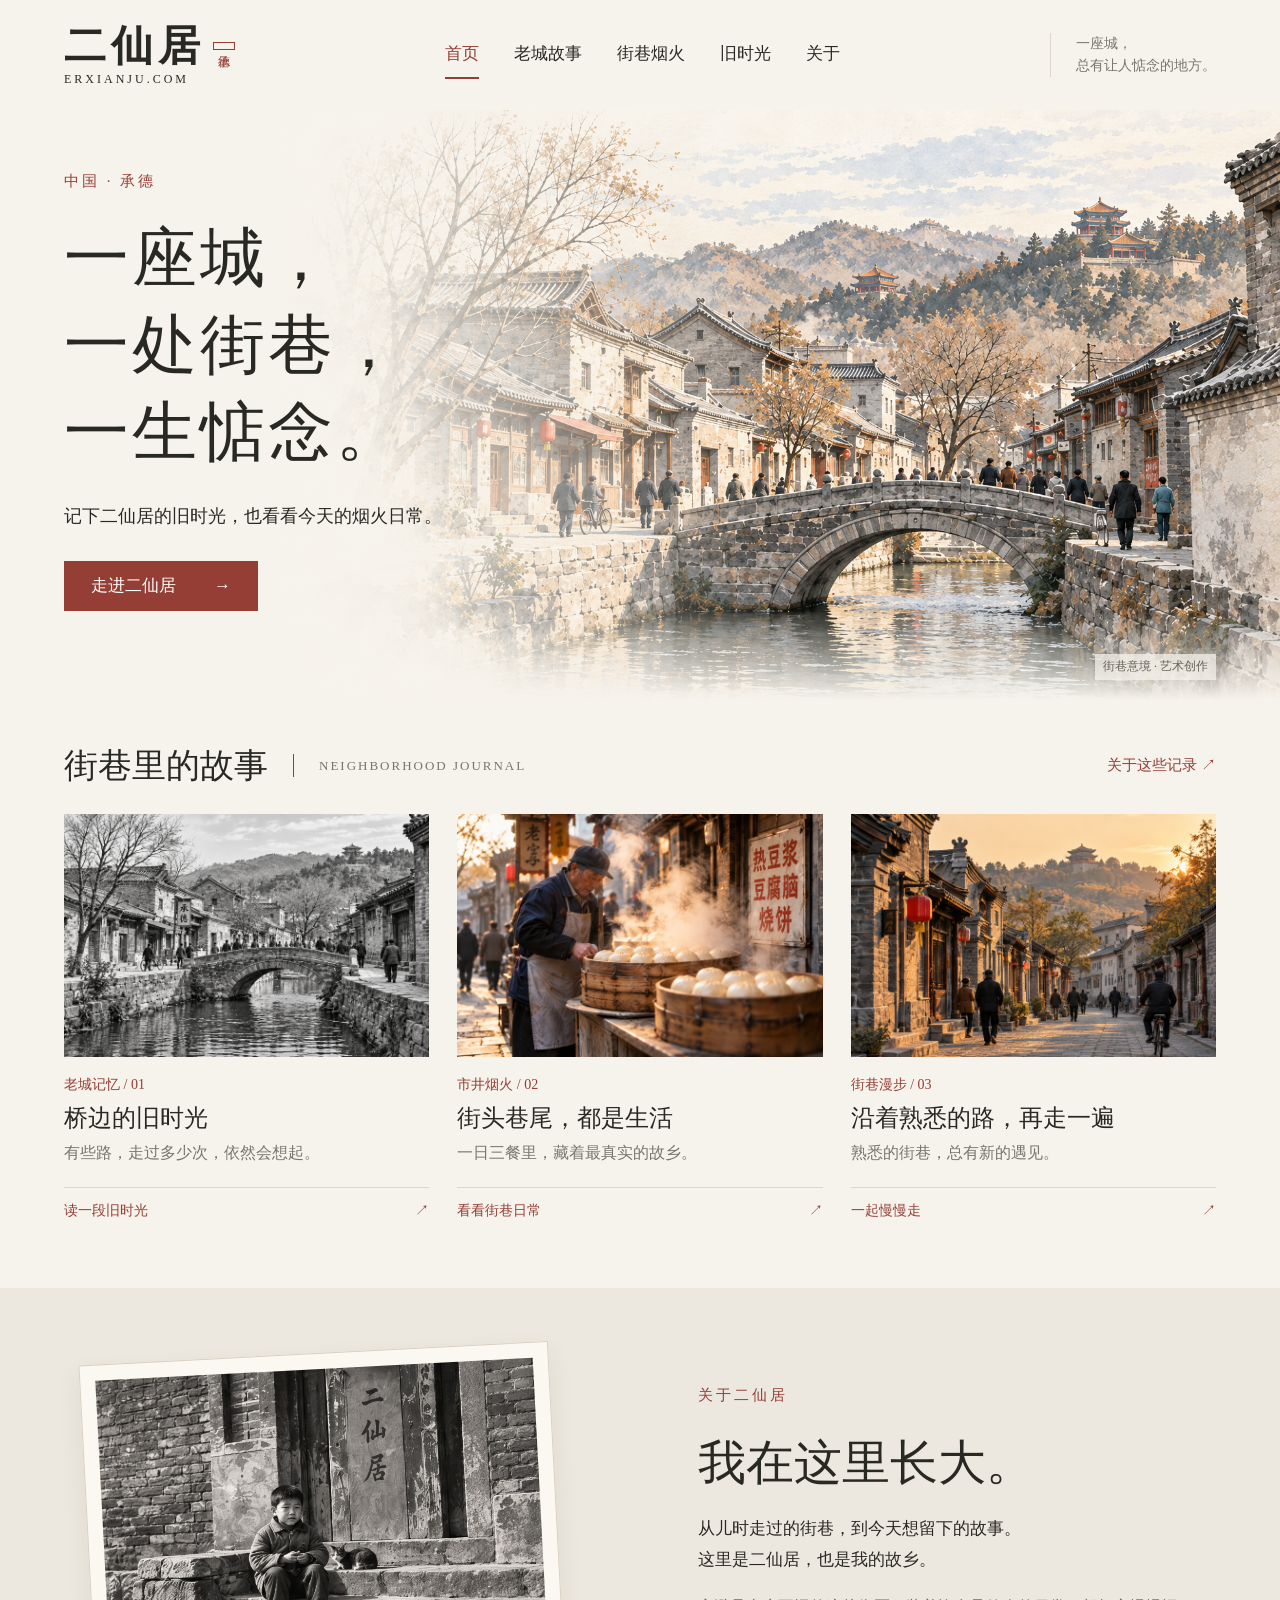
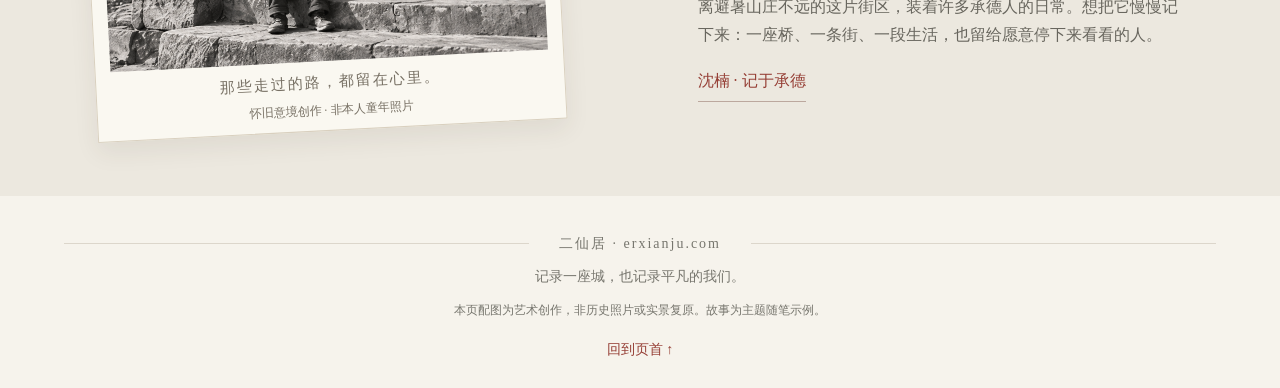
<file: index.html>
<!doctype html>
<html lang="zh-CN">
<head><meta charset="UTF-8"><meta name="viewport" content="width=device-width,initial-scale=1"><meta name="description" content="二仙居：记录承德老城的街巷、烟火与故乡记忆。"><meta name="theme-color" content="#f6f3ec"><title>二仙居 · 街巷里的故乡</title><link rel="icon" href="assets/favicon.svg" type="image/svg+xml"><link rel="stylesheet" href="style.css"></head>
<body>
<a class="skip" href="#stories">跳到故事</a>
<header class="header wrap"><a class="brand" href="index.html" aria-label="二仙居首页"><strong>二仙居<span class="seal">承德</span></strong><small>ERXIANJU.COM</small></a><nav aria-label="主导航"><a class="active" href="#home">首页</a><a href="#stories">老城故事</a><a href="#life">街巷烟火</a><a href="#memory">旧时光</a><a href="#about">关于</a></nav><p class="header-note">一座城，<br>总有让人惦念的地方。</p></header>
<main>
<section id="home" class="hero"><div class="hero-art" role="img" aria-label="承德老城桥与街巷的意境插画"></div><div class="wrap hero-inner"><div class="hero-copy"><p class="eyebrow">中国 · 承德</p><h1>一座城，<br>一处街巷，<br>一生惦念。</h1><p class="intro">记下二仙居的旧时光，<br class="mobile-break">也看看今天的烟火日常。</p><a class="button" href="#stories">走进二仙居 <span aria-hidden="true">→</span></a></div></div><span class="hero-caption">街巷意境 · 艺术创作</span></section>
<section id="stories" class="stories wrap"><div class="section-heading"><h2>街巷里的故事</h2><span>NEIGHBORHOOD JOURNAL</span><a href="#about">关于这些记录 ↗</a></div><div class="story-grid">
<article class="story" id="memory"><a href="story-memory.html"><div class="story-image memory-image"><img src="assets/old-street.png" alt="以老城石桥为主题的黑白意境插画" loading="lazy"></div><p class="category">老城记忆 / 01</p><h3>桥边的旧时光</h3><p>有些路，走过多少次，依然会想起。</p><span class="read-link">读一段旧时光 <span>↗</span></span></a></article>
<article class="story" id="life"><a href="story-life.html"><div class="story-image detail-image"><img src="assets/breakfast.png" alt="老街早餐摊与热气腾腾的包子的艺术场景" loading="lazy"></div><p class="category">市井烟火 / 02</p><h3>街头巷尾，都是生活</h3><p>一日三餐里，藏着最真实的故乡。</p><span class="read-link">看看街巷日常 <span>↗</span></span></a></article>
<article class="story"><a href="story-walk.html"><div class="story-image evening-image"><img src="assets/evening.png" alt="暖色调的北方老城街巷意境" loading="lazy"></div><p class="category">街巷漫步 / 03</p><h3>沿着熟悉的路，再走一遍</h3><p>熟悉的街巷，总有新的遇见。</p><span class="read-link">一起慢慢走 <span>↗</span></span></a></article>
</div></section>
<section id="about" class="about"><div class="wrap about-grid"><div class="memory-print"><img src="assets/childhood.png" alt="男孩坐在老屋门前石阶上的怀旧艺术创作，非站主童年照片" loading="lazy"><span>那些走过的路，都留在心里。<small class="photo-note">怀旧意境创作 · 非本人童年照片</small></span></div><div class="about-copy"><p class="eyebrow">关于二仙居</p><h2>我在这里长大。</h2><p>从儿时走过的街巷，到今天想留下的故事。<br>这里是二仙居，也是我的故乡。</p><p class="about-detail">离避暑山庄不远的这片街区，装着许多承德人的日常。想把它慢慢记下来：一座桥、一条街、一段生活，也留给愿意停下来看看的人。</p><span class="signature">沈楠 · 记于承德</span></div></div></section>
</main><footer class="footer wrap"><div class="footer-line"><span>二仙居 · erxianju.com</span></div><p>记录一座城，也记录平凡的我们。</p><small>本页配图为艺术创作，非历史照片或实景复原。故事为主题随笔示例。</small><a href="#home" class="back-top">回到页首 ↑</a></footer>
</body></html>
</file>
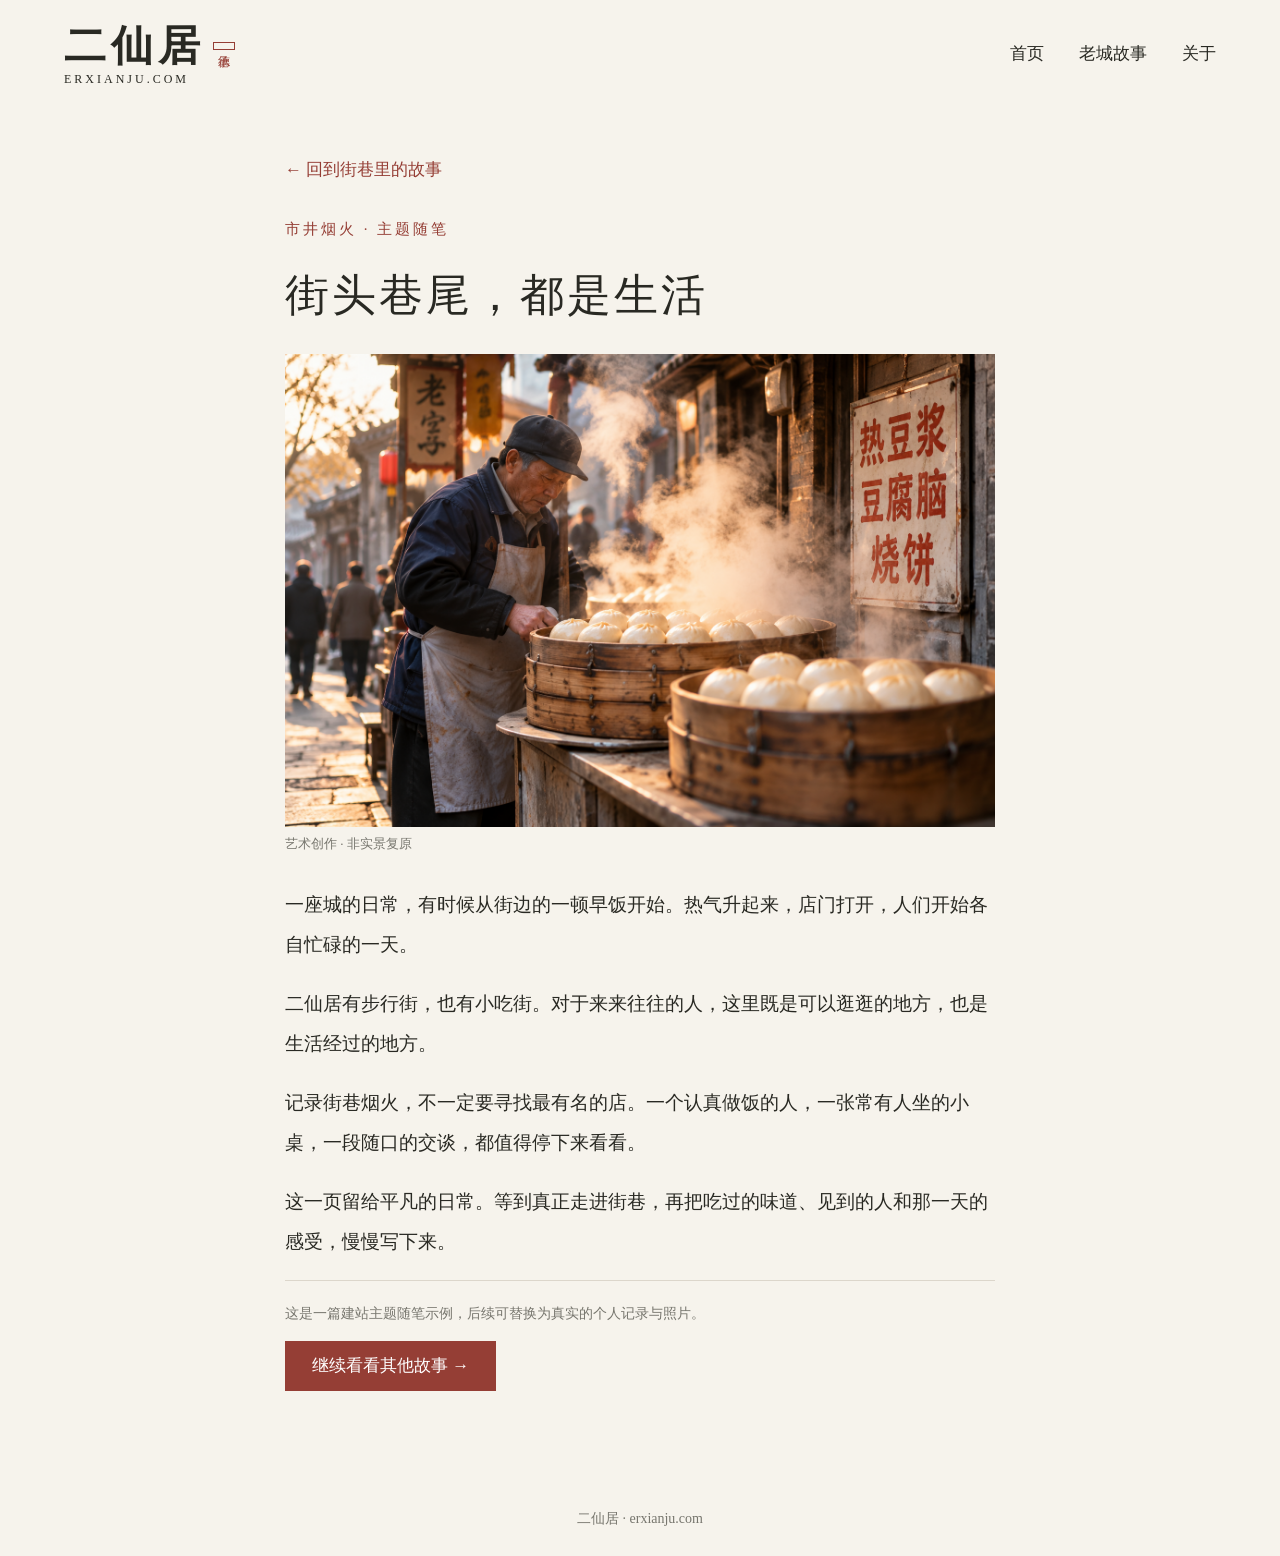
<file: story-life.html>
<!doctype html><html lang="zh-CN"><head><meta charset="utf-8"><meta name="viewport" content="width=device-width,initial-scale=1"><title>街头巷尾，都是生活 · 二仙居</title><link rel="stylesheet" href="style.css"></head><body><header class="header wrap"><a class="brand" href="index.html"><strong>二仙居<span class="seal">承德</span></strong><small>ERXIANJU.COM</small></a><nav aria-label="主导航"><a href="index.html">首页</a><a href="index.html#stories">老城故事</a><a href="index.html#about">关于</a></nav></header><main class="article"><a class="return" href="index.html#stories">← 回到街巷里的故事</a><p class="eyebrow">市井烟火 · 主题随笔</p><h1>街头巷尾，都是生活</h1><figure><img class="article-image" src="assets/breakfast.png" alt="二仙居主题街巷意境插画"><figcaption>艺术创作 · 非实景复原</figcaption></figure><div class="article-text"><p>一座城的日常，有时候从街边的一顿早饭开始。热气升起来，店门打开，人们开始各自忙碌的一天。</p><p>二仙居有步行街，也有小吃街。对于来来往往的人，这里既是可以逛逛的地方，也是生活经过的地方。</p><p>记录街巷烟火，不一定要寻找最有名的店。一个认真做饭的人，一张常有人坐的小桌，一段随口的交谈，都值得停下来看看。</p><p>这一页留给平凡的日常。等到真正走进街巷，再把吃过的味道、见到的人和那一天的感受，慢慢写下来。</p></div><p class="article-note">这是一篇建站主题随笔示例，后续可替换为真实的个人记录与照片。</p><a class="button" href="index.html#stories">继续看看其他故事 →</a></main><footer class="footer wrap">二仙居 · erxianju.com</footer></body></html>
</file>
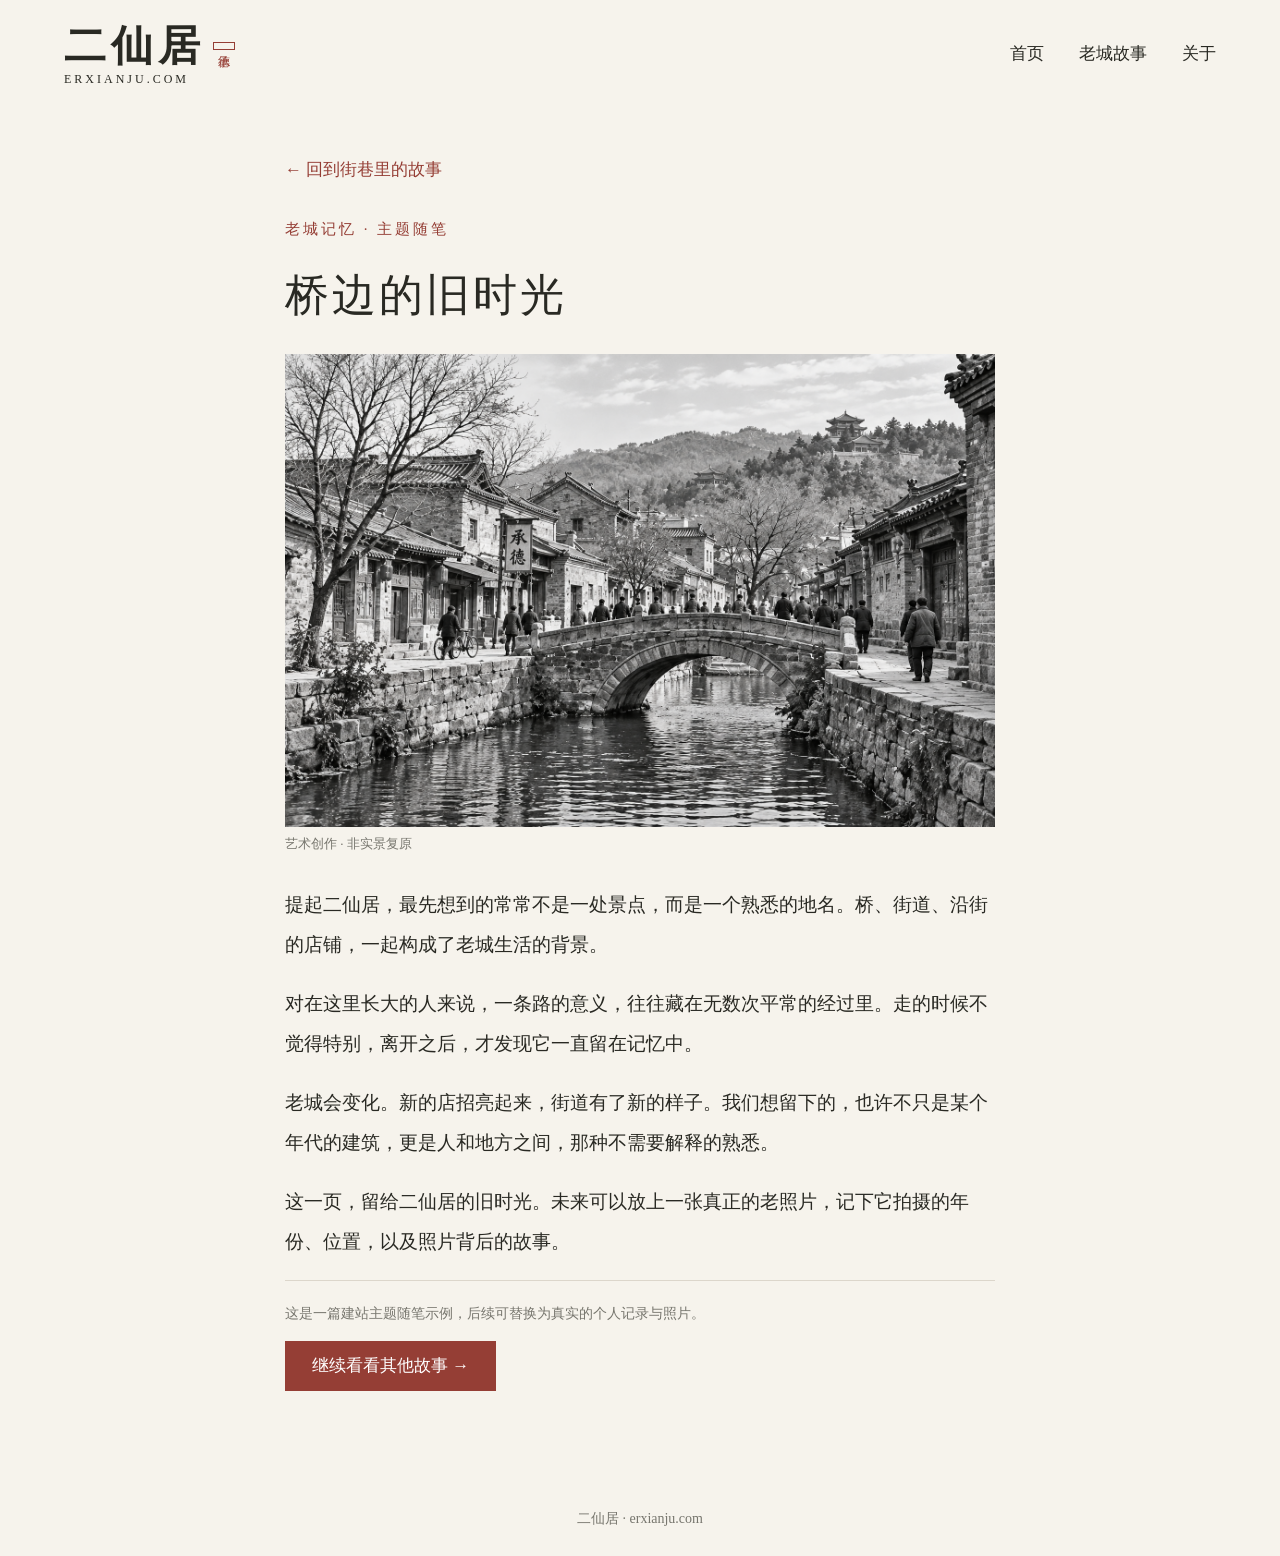
<file: story-memory.html>
<!doctype html><html lang="zh-CN"><head><meta charset="utf-8"><meta name="viewport" content="width=device-width,initial-scale=1"><title>桥边的旧时光 · 二仙居</title><link rel="stylesheet" href="style.css"></head><body><header class="header wrap"><a class="brand" href="index.html"><strong>二仙居<span class="seal">承德</span></strong><small>ERXIANJU.COM</small></a><nav aria-label="主导航"><a href="index.html">首页</a><a href="index.html#stories">老城故事</a><a href="index.html#about">关于</a></nav></header><main class="article"><a class="return" href="index.html#stories">← 回到街巷里的故事</a><p class="eyebrow">老城记忆 · 主题随笔</p><h1>桥边的旧时光</h1><figure><img class="article-image" src="assets/old-street.png" alt="二仙居主题街巷意境插画"><figcaption>艺术创作 · 非实景复原</figcaption></figure><div class="article-text"><p>提起二仙居，最先想到的常常不是一处景点，而是一个熟悉的地名。桥、街道、沿街的店铺，一起构成了老城生活的背景。</p><p>对在这里长大的人来说，一条路的意义，往往藏在无数次平常的经过里。走的时候不觉得特别，离开之后，才发现它一直留在记忆中。</p><p>老城会变化。新的店招亮起来，街道有了新的样子。我们想留下的，也许不只是某个年代的建筑，更是人和地方之间，那种不需要解释的熟悉。</p><p>这一页，留给二仙居的旧时光。未来可以放上一张真正的老照片，记下它拍摄的年份、位置，以及照片背后的故事。</p></div><p class="article-note">这是一篇建站主题随笔示例，后续可替换为真实的个人记录与照片。</p><a class="button" href="index.html#stories">继续看看其他故事 →</a></main><footer class="footer wrap">二仙居 · erxianju.com</footer></body></html>
</file>
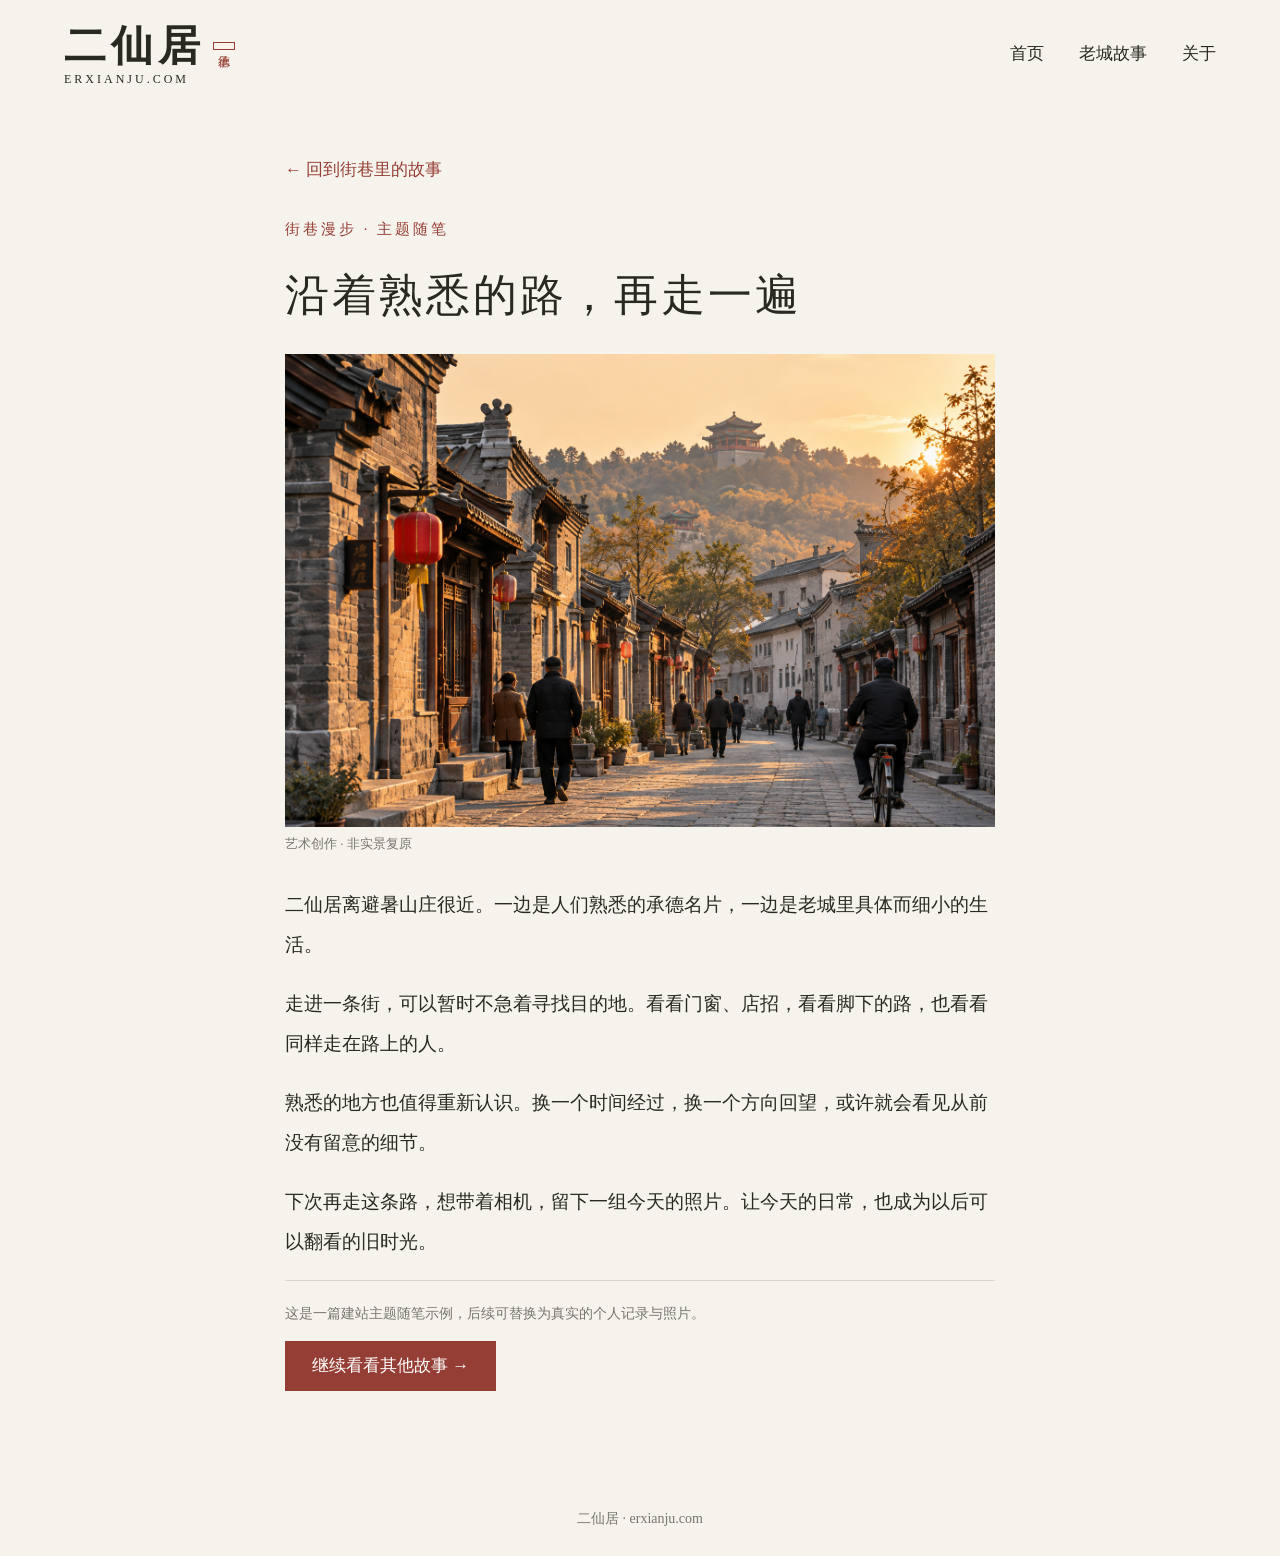
<file: story-walk.html>
<!doctype html><html lang="zh-CN"><head><meta charset="utf-8"><meta name="viewport" content="width=device-width,initial-scale=1"><title>沿着熟悉的路，再走一遍 · 二仙居</title><link rel="stylesheet" href="style.css"></head><body><header class="header wrap"><a class="brand" href="index.html"><strong>二仙居<span class="seal">承德</span></strong><small>ERXIANJU.COM</small></a><nav aria-label="主导航"><a href="index.html">首页</a><a href="index.html#stories">老城故事</a><a href="index.html#about">关于</a></nav></header><main class="article"><a class="return" href="index.html#stories">← 回到街巷里的故事</a><p class="eyebrow">街巷漫步 · 主题随笔</p><h1>沿着熟悉的路，再走一遍</h1><figure><img class="article-image" src="assets/evening.png" alt="二仙居主题街巷意境插画"><figcaption>艺术创作 · 非实景复原</figcaption></figure><div class="article-text"><p>二仙居离避暑山庄很近。一边是人们熟悉的承德名片，一边是老城里具体而细小的生活。</p><p>走进一条街，可以暂时不急着寻找目的地。看看门窗、店招，看看脚下的路，也看看同样走在路上的人。</p><p>熟悉的地方也值得重新认识。换一个时间经过，换一个方向回望，或许就会看见从前没有留意的细节。</p><p>下次再走这条路，想带着相机，留下一组今天的照片。让今天的日常，也成为以后可以翻看的旧时光。</p></div><p class="article-note">这是一篇建站主题随笔示例，后续可替换为真实的个人记录与照片。</p><a class="button" href="index.html#stories">继续看看其他故事 →</a></main><footer class="footer wrap">二仙居 · erxianju.com</footer></body></html>
</file>
<file: style.css>
:root{--paper:#f6f3ec;--ink:#292923;--muted:#77766e;--red:#953e35;--line:#dcd6cb}*{box-sizing:border-box}html{scroll-behavior:smooth;scroll-padding-top:24px}body{margin:0;color:var(--ink);background:var(--paper);font-family:"Songti SC","Noto Serif CJK SC","SimSun",serif;font-size:17px;line-height:1.8}a{color:inherit;text-decoration:none}a:focus-visible{outline:3px solid var(--red);outline-offset:5px}img{display:block;width:100%;height:100%;object-fit:cover}.wrap{width:min(1280px,90%);margin:auto}.header{min-height:110px;display:flex;align-items:center;justify-content:space-between;gap:32px}.brand{flex-shrink:0;line-height:1.1}.brand strong{font-size:42px;font-weight:800;letter-spacing:5px;display:flex;align-items:center;gap:8px}.brand small{font-size:12px;letter-spacing:3px}.seal{font-size:12px;letter-spacing:0;line-height:1.2;writing-mode:vertical-rl;color:var(--red);border:1px solid var(--red);padding:3px;font-weight:400}.header nav{display:flex;gap:35px;align-items:center}.header nav a{padding:8px 0;white-space:nowrap;border-bottom:2px solid transparent}.header nav a:hover,.header nav a.active{color:var(--red);border-color:var(--red)}.header-note{font-size:14px;color:var(--muted);padding-left:25px;border-left:1px solid var(--line);line-height:1.6}.hero{position:relative;min-height:590px;isolation:isolate;overflow:hidden}.hero-art{position:absolute;z-index:-2;inset:0 0 0 22%;background:url('assets/streetscape.png') center 55%/cover no-repeat}.hero:after{content:"";position:absolute;inset:0;z-index:-1;background:linear-gradient(90deg,var(--paper) 0%,rgba(246,243,236,.98) 21%,rgba(246,243,236,.8) 33%,transparent 61%),linear-gradient(0deg,var(--paper),transparent 15%)}.hero-inner{padding-top:58px;padding-bottom:80px}.eyebrow{color:var(--red);letter-spacing:3px;font-size:15px;margin:0 0 20px}h1{font-size:clamp(46px,5.1vw,76px);line-height:1.33;font-weight:500;letter-spacing:3px;margin:0 0 25px}.intro{margin:0 0 28px;font-size:18px}.button{display:inline-flex;gap:38px;padding:10px 27px;background:var(--red);color:#fff;transition:background .2s}.button:hover{background:#713029}.hero-caption{position:absolute;right:5%;bottom:20px;color:#656157;font-size:12px;background:#f6f3ecbd;padding:2px 8px}.mobile-break{display:none}.stories{padding:42px 0 65px}.section-heading{display:flex;align-items:center;gap:25px;margin-bottom:24px}.section-heading h2{font-size:34px;font-weight:500;margin:0;line-height:1.4}.section-heading>span{border-left:1px solid var(--red);padding-left:25px;font-size:13px;letter-spacing:2px;color:var(--muted)}.section-heading>a{margin-left:auto;color:var(--red);font-size:15px}.story-grid{display:grid;grid-template-columns:repeat(3,1fr);gap:28px}.story-image{height:260px;overflow:hidden;background:#dfd8cc}.story-image img{transition:transform .6s}.story a:hover img{transform:scale(1.045)}.memory-image img{filter:grayscale(1);object-position:40% 65%}.detail-image img{object-position:4% 55%;width:175%;max-width:none}.evening-image img{filter:sepia(.38) saturate(.8);object-position:90% center}.story .category{font-size:14px;color:var(--red);margin:15px 0 3px}.story h3{font-size:24px;font-weight:500;line-height:1.5;margin:0 0 3px}.story p{color:var(--muted);margin:0;font-size:16px}.read-link{display:flex;justify-content:space-between;border-top:1px solid var(--line);margin-top:19px;padding-top:10px;color:var(--red);font-size:14px}.about{background:#ece8df;padding:65px 0}.about-grid{display:grid;grid-template-columns:1fr 1fr;gap:10%;align-items:center}.memory-print{background:#faf8f1;border:1px solid #d9d0bf;padding:15px 15px 8px;transform:rotate(-3deg);box-shadow:0 10px 24px #45382814;max-width:470px;margin:auto}.memory-print img{height:280px;filter:grayscale(1) sepia(.22)}.memory-print span{display:block;text-align:center;margin:8px 0 0;font-size:15px;color:#777064;letter-spacing:2px}.about-copy h2{font-size:48px;line-height:1.4;font-weight:500;margin:0 0 18px}.about-copy p{margin-top:0}.about-copy .about-detail{font-size:16px;color:#68665e;max-width:480px}.signature{color:var(--red);font-size:16px;display:inline-block;border-bottom:1px solid #bca89e;padding-bottom:5px}.footer{text-align:center;padding:35px 0 25px;color:var(--muted);font-size:14px}.footer-line{display:flex;align-items:center;gap:30px;letter-spacing:2px}.footer-line:before,.footer-line:after{content:"";height:1px;flex:1;background:var(--line)}.footer p{margin:8px 0}.footer small{font-size:12px}.back-top{display:block;margin-top:15px;color:var(--red)}.skip{position:absolute;top:-80px;background:white;padding:10px;z-index:20}.skip:focus{top:0}.article{max-width:760px;margin:45px auto 80px;padding:0 25px}.article h1{font-size:44px;line-height:1.5}.article .article-image{height:340px;margin:25px 0 5px}.article figcaption{font-size:13px;color:var(--muted)}.article figure{margin:0}.article .article-text{font-size:19px;line-height:2.1;margin-top:30px}.article .return{display:inline-block;color:var(--red);margin-bottom:30px}.article-note{font-size:14px;color:var(--muted);border-top:1px solid var(--line);padding-top:20px}@media(min-width:1600px){.hero{min-height:660px}.hero-inner{padding-top:85px}}@media(max-width:1000px){.header-note{display:none}.header nav{gap:24px}.story-image{height:210px}.section-heading>span{display:none}.about-copy h2{font-size:38px}.hero-art{left:15%}}@media(max-width:680px){.wrap{width:89%}.header{padding:20px 0 14px;gap:18px;flex-wrap:wrap}.brand strong{font-size:34px}.brand small{font-size:11px}.header nav{width:100%;justify-content:space-between;gap:6px;font-size:15px}.hero{min-height:640px}.hero-art{inset:215px -80px 0 -20px;background-position:center}.hero:after{background:linear-gradient(180deg,var(--paper) 0%,var(--paper) 27%,rgba(246,243,236,.86) 42%,transparent 68%,var(--paper) 100%)}.hero-inner{padding-top:22px;padding-bottom:240px}h1{font-size:44px;line-height:1.28}.hero .eyebrow{margin-bottom:12px}.intro{font-size:16px;max-width:290px}.button{padding:7px 20px;font-size:16px}.hero-caption{bottom:6px}.stories{padding-top:24px}.section-heading{gap:10px}.section-heading h2{font-size:27px}.section-heading>a{font-size:13px}.story-grid{grid-template-columns:1fr;gap:34px}.story-image{height:235px}.story h3{font-size:25px}.about{padding:45px 0}.about-grid{grid-template-columns:1fr;gap:42px}.memory-print{width:90%}.memory-print img{height:230px}.about-copy h2{font-size:38px}.footer-line{gap:10px}.footer small{display:block;max-width:290px;margin:auto}.article{margin-top:20px}.article h1{font-size:33px}.article .article-image{height:230px}}@media(prefers-reduced-motion:reduce){html{scroll-behavior:auto}*{transition:none!important}}

/* Dedicated artwork: preserve individual compositions. */
.memory-image img,.detail-image img,.evening-image img{width:100%;max-width:100%;filter:none;object-position:center}.story-image{height:auto;aspect-ratio:3/2}.memory-print img{height:auto;aspect-ratio:3/2;filter:none}.photo-note{display:block;font-size:12px;letter-spacing:0;color:#777064;margin-top:4px}.article .article-image{height:auto;aspect-ratio:3/2;object-fit:cover}
</file>
